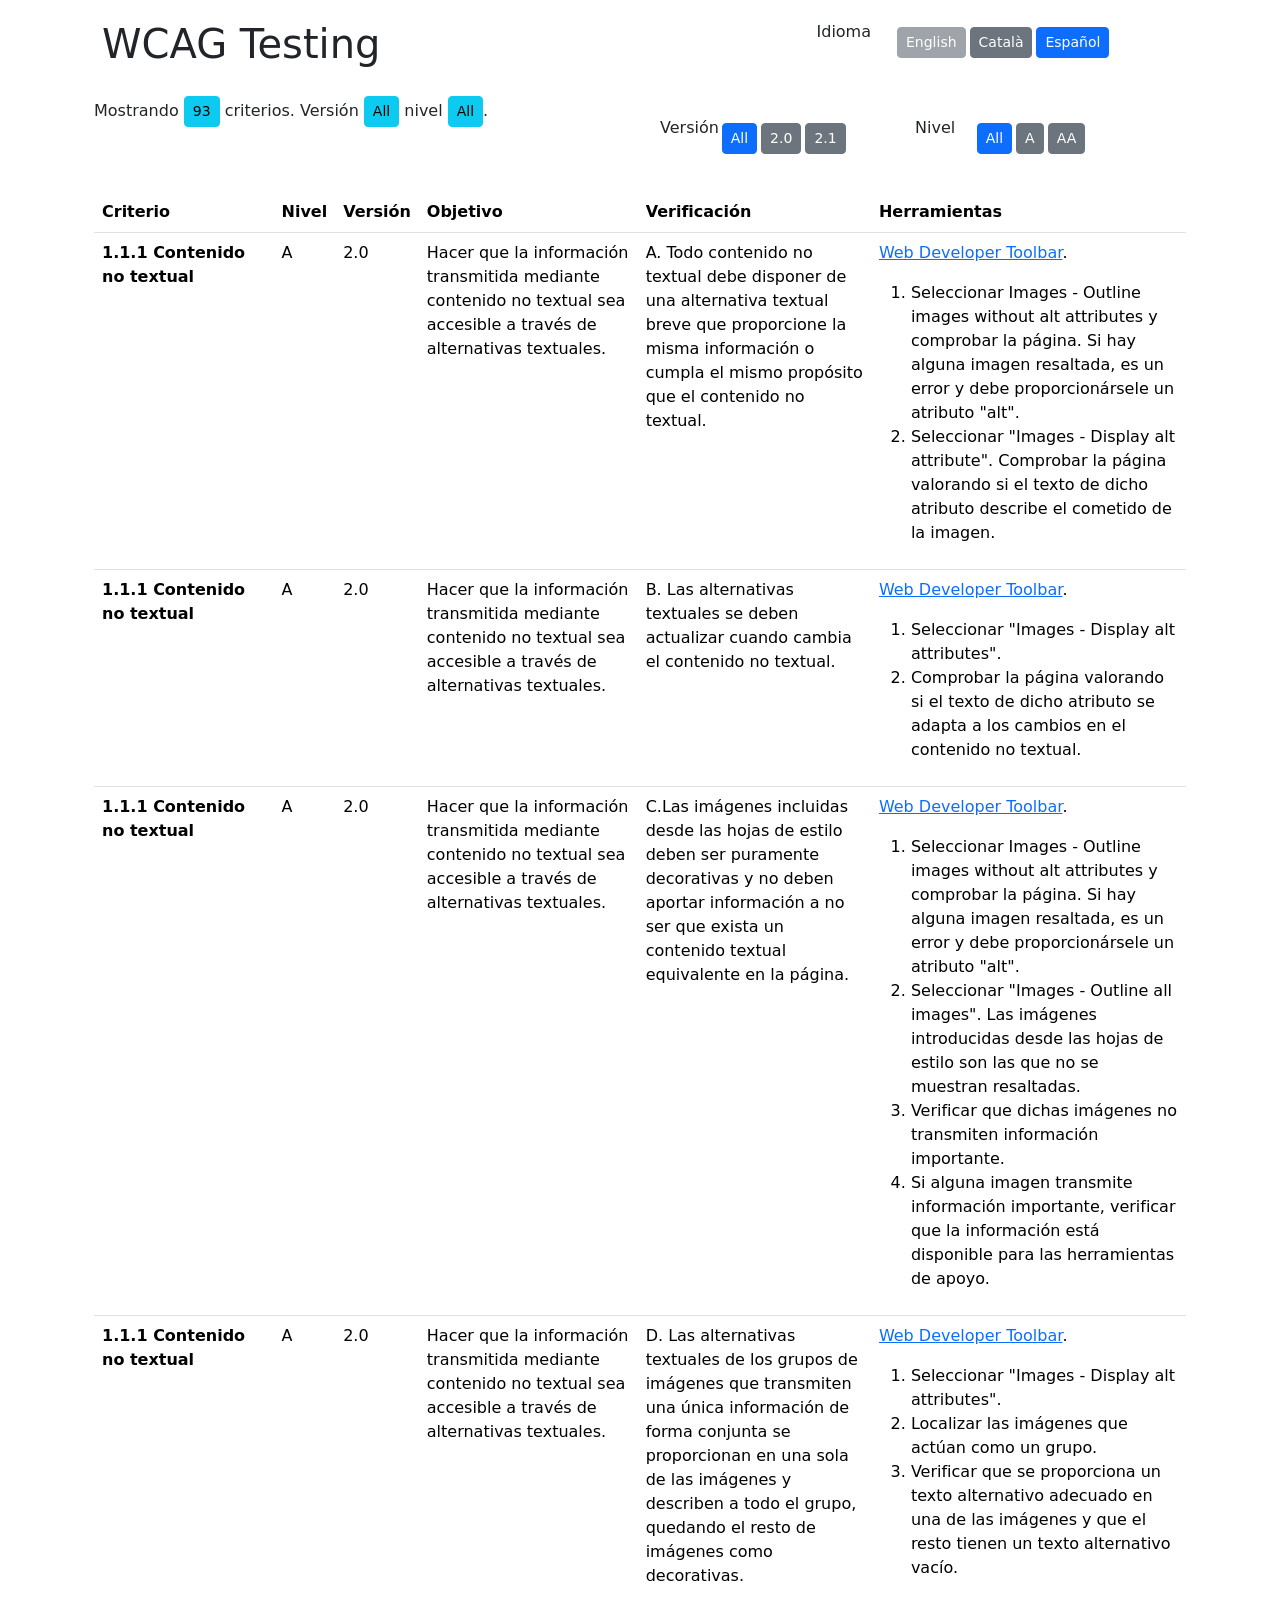
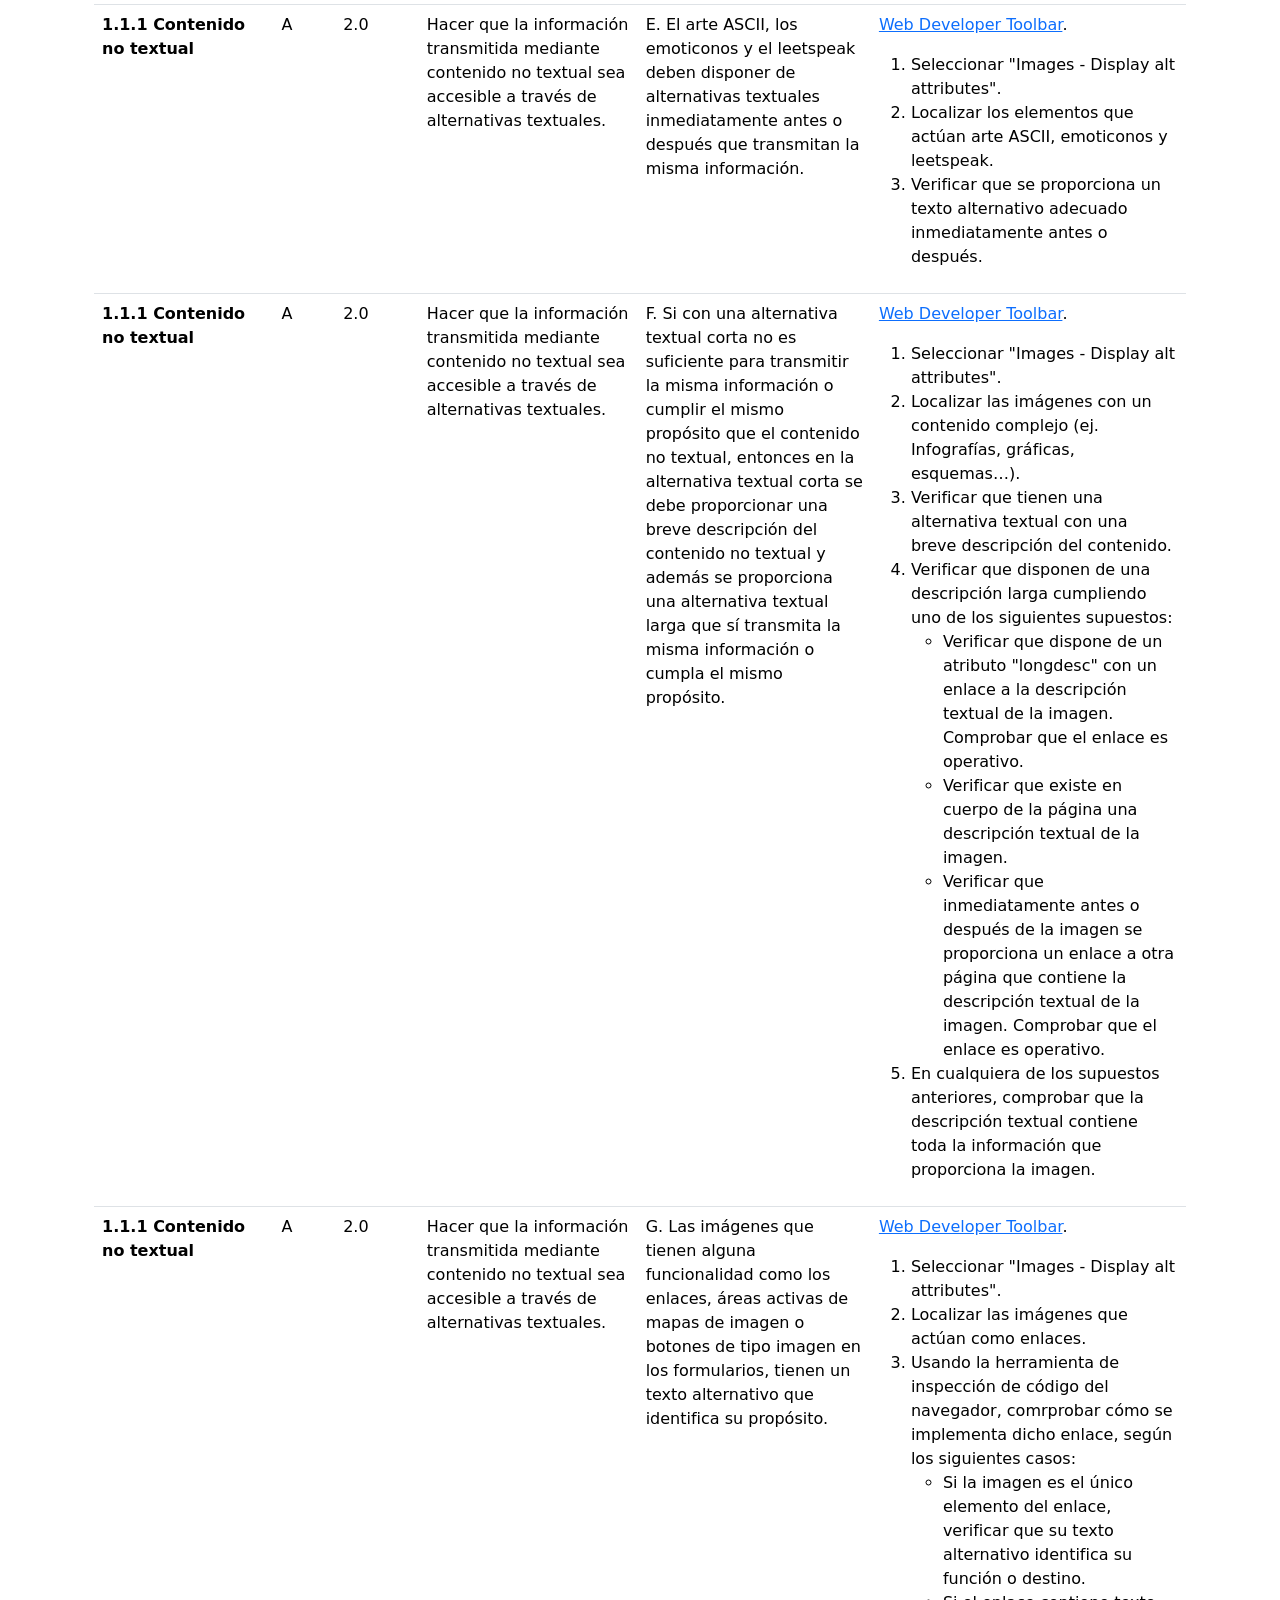
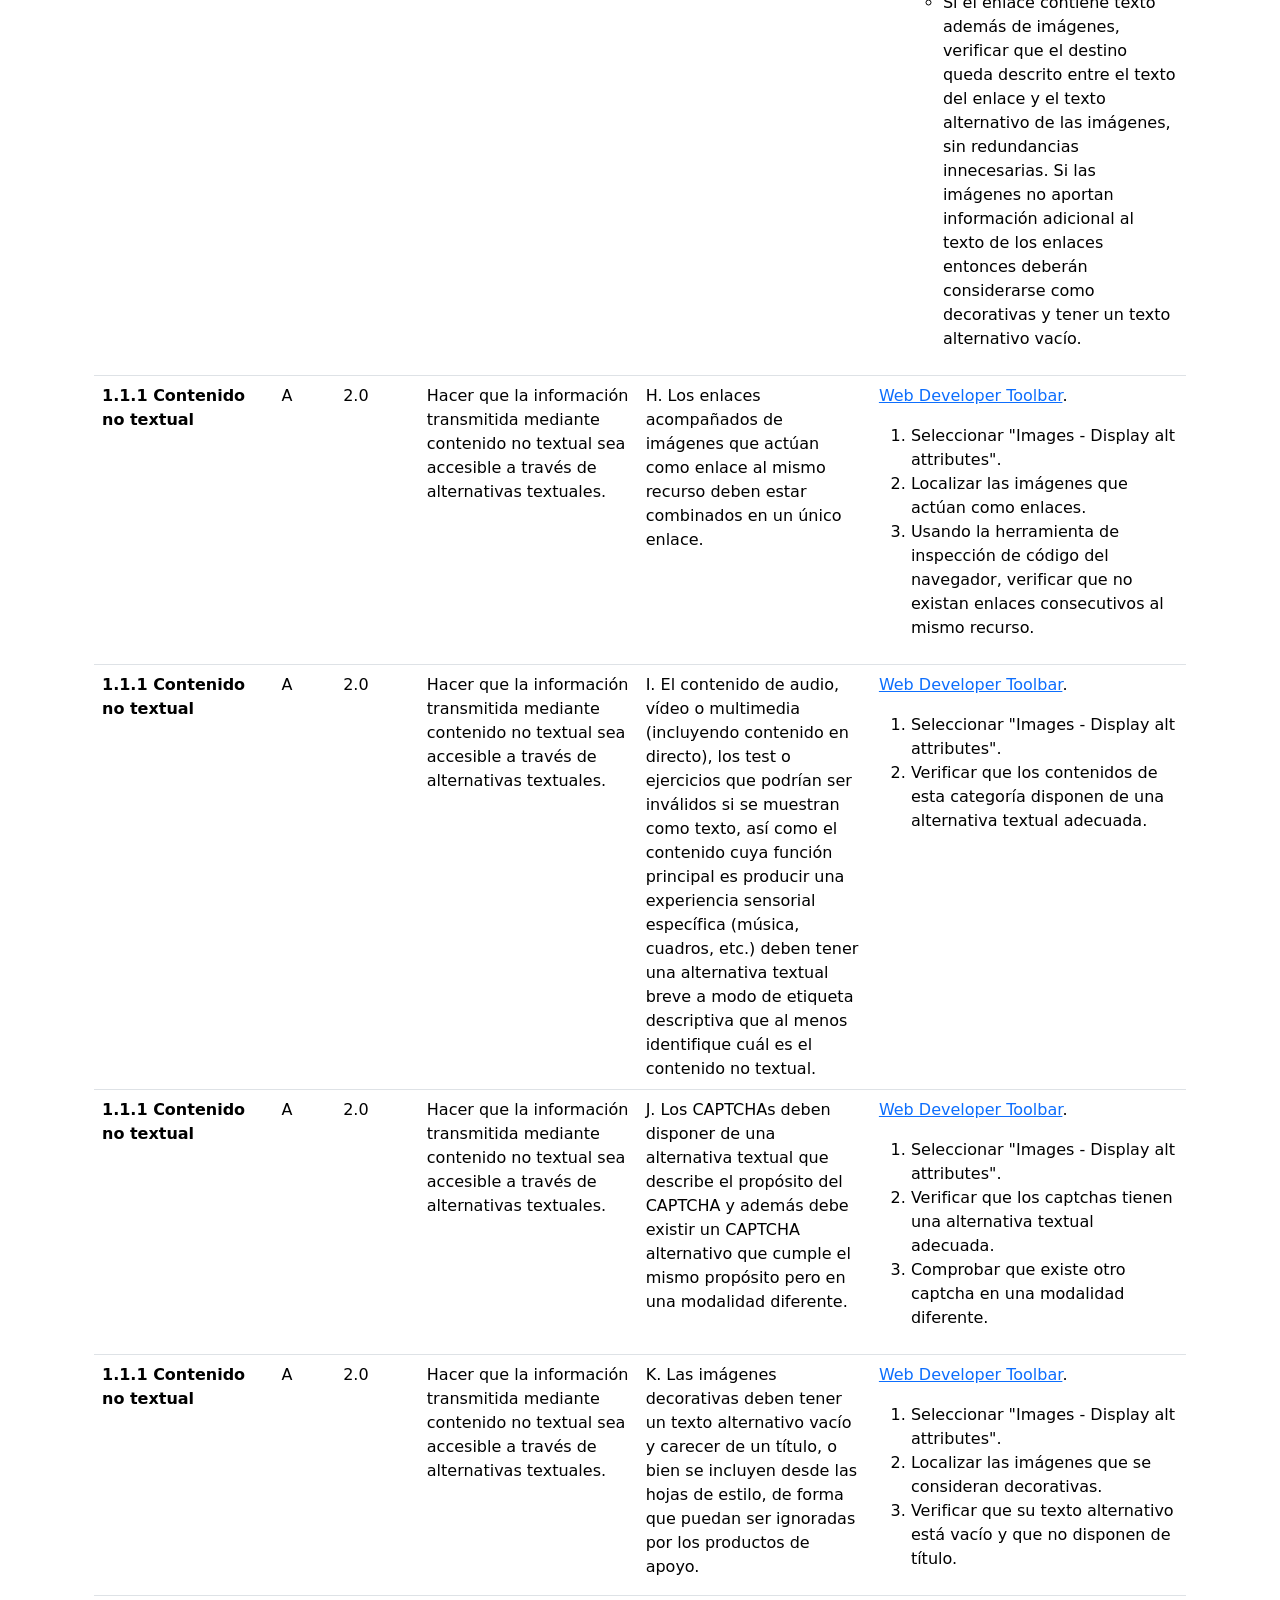
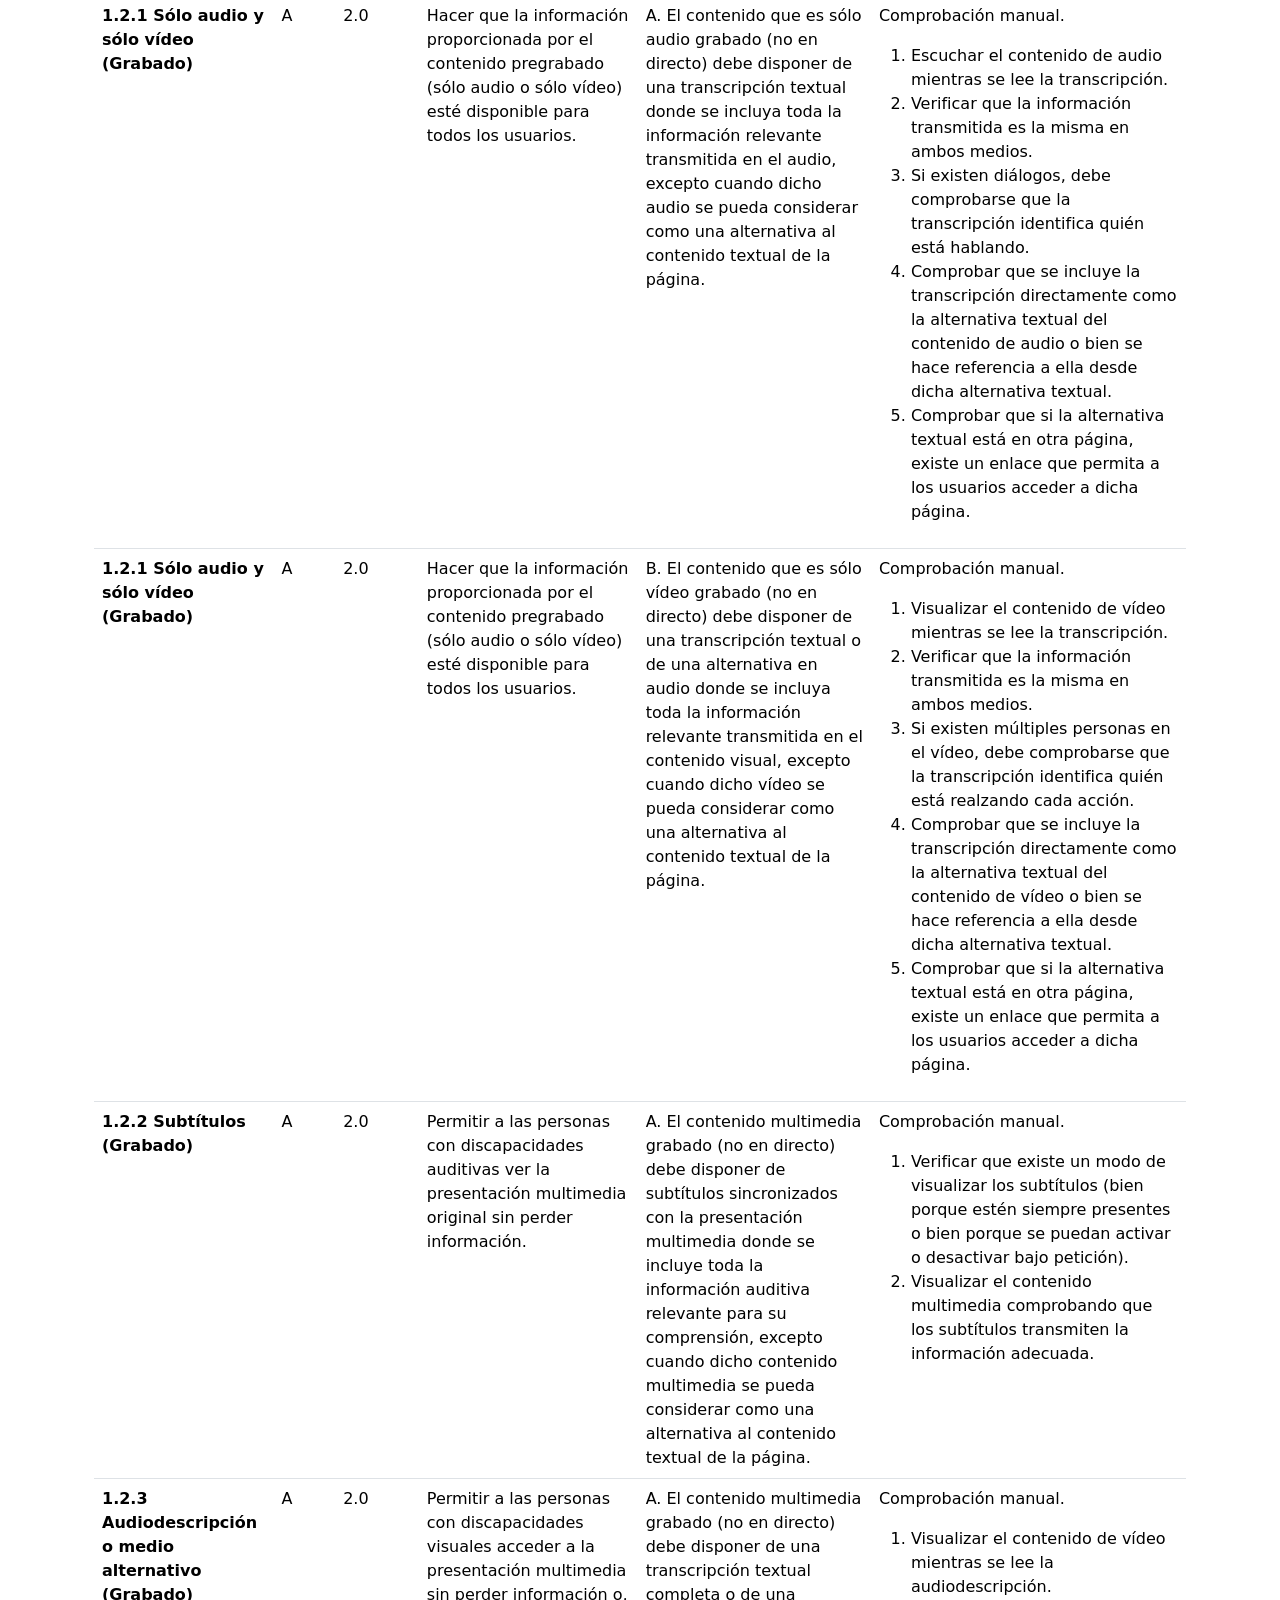
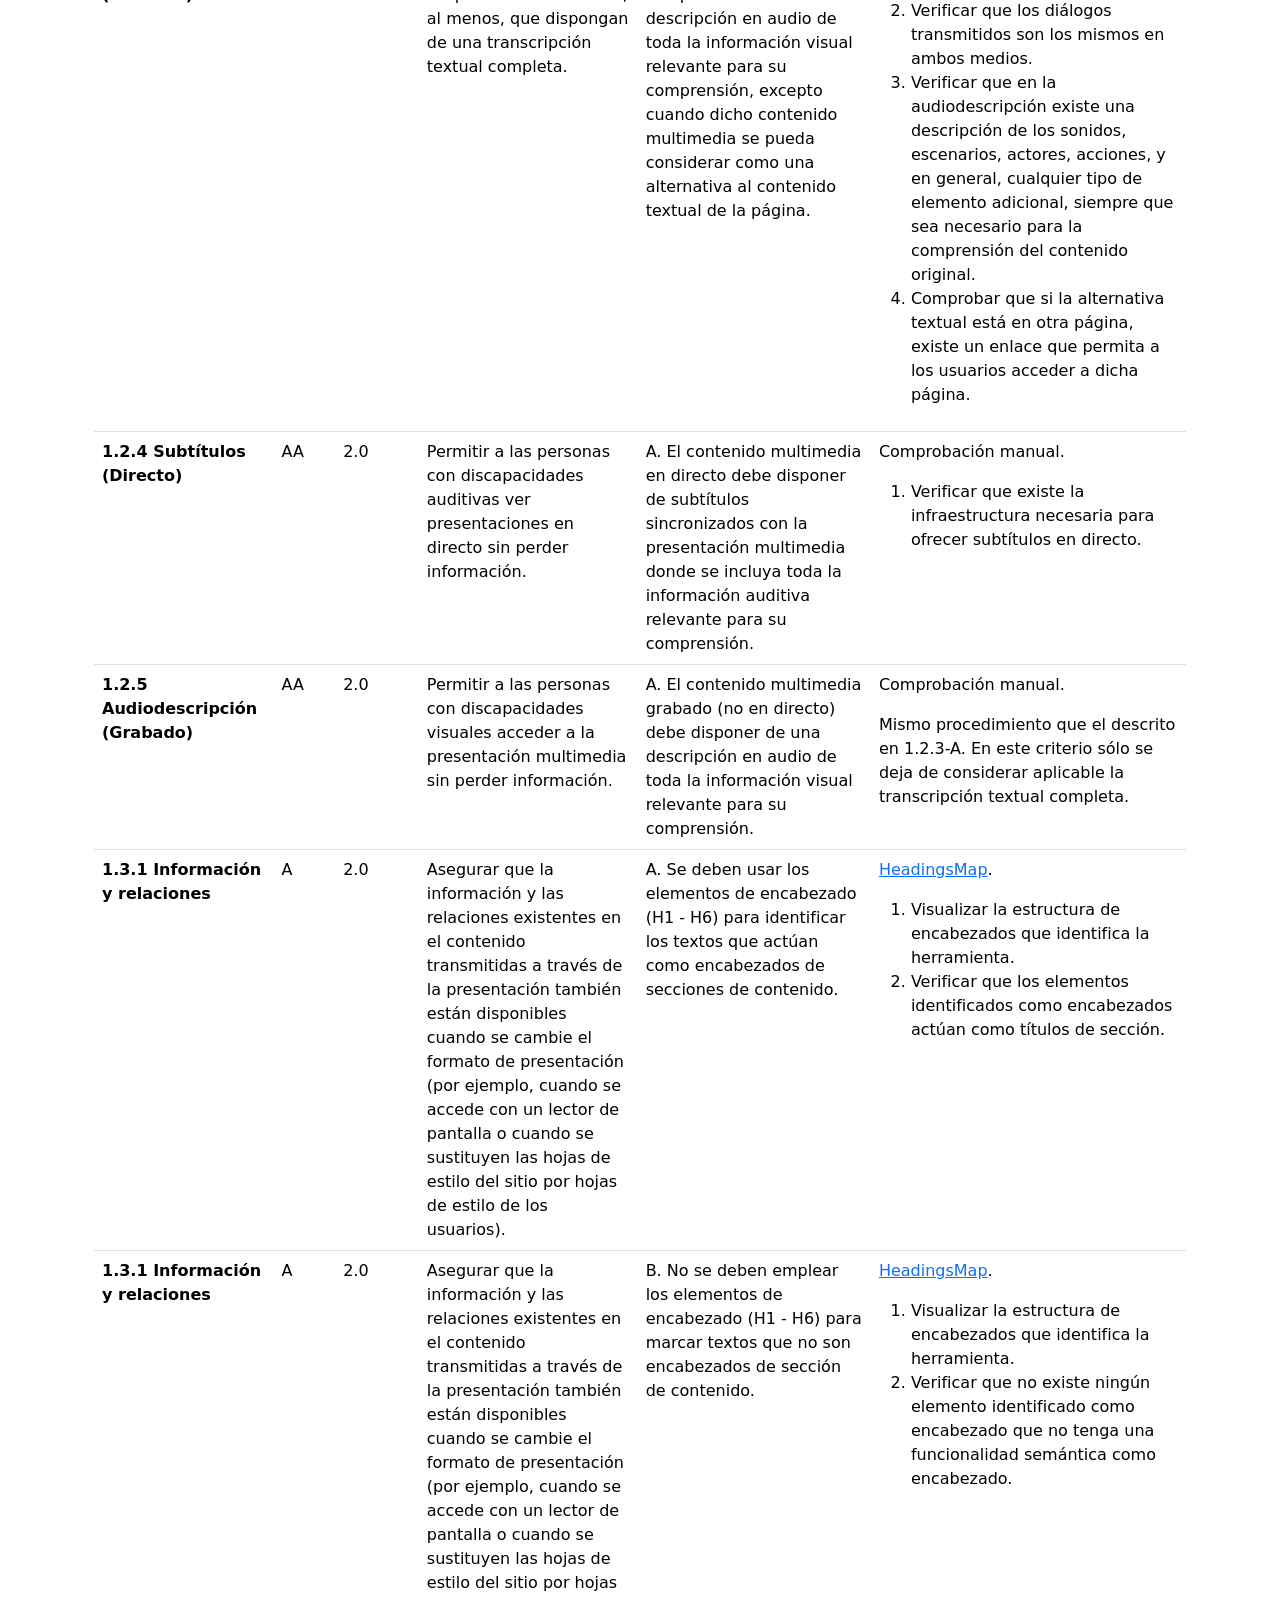
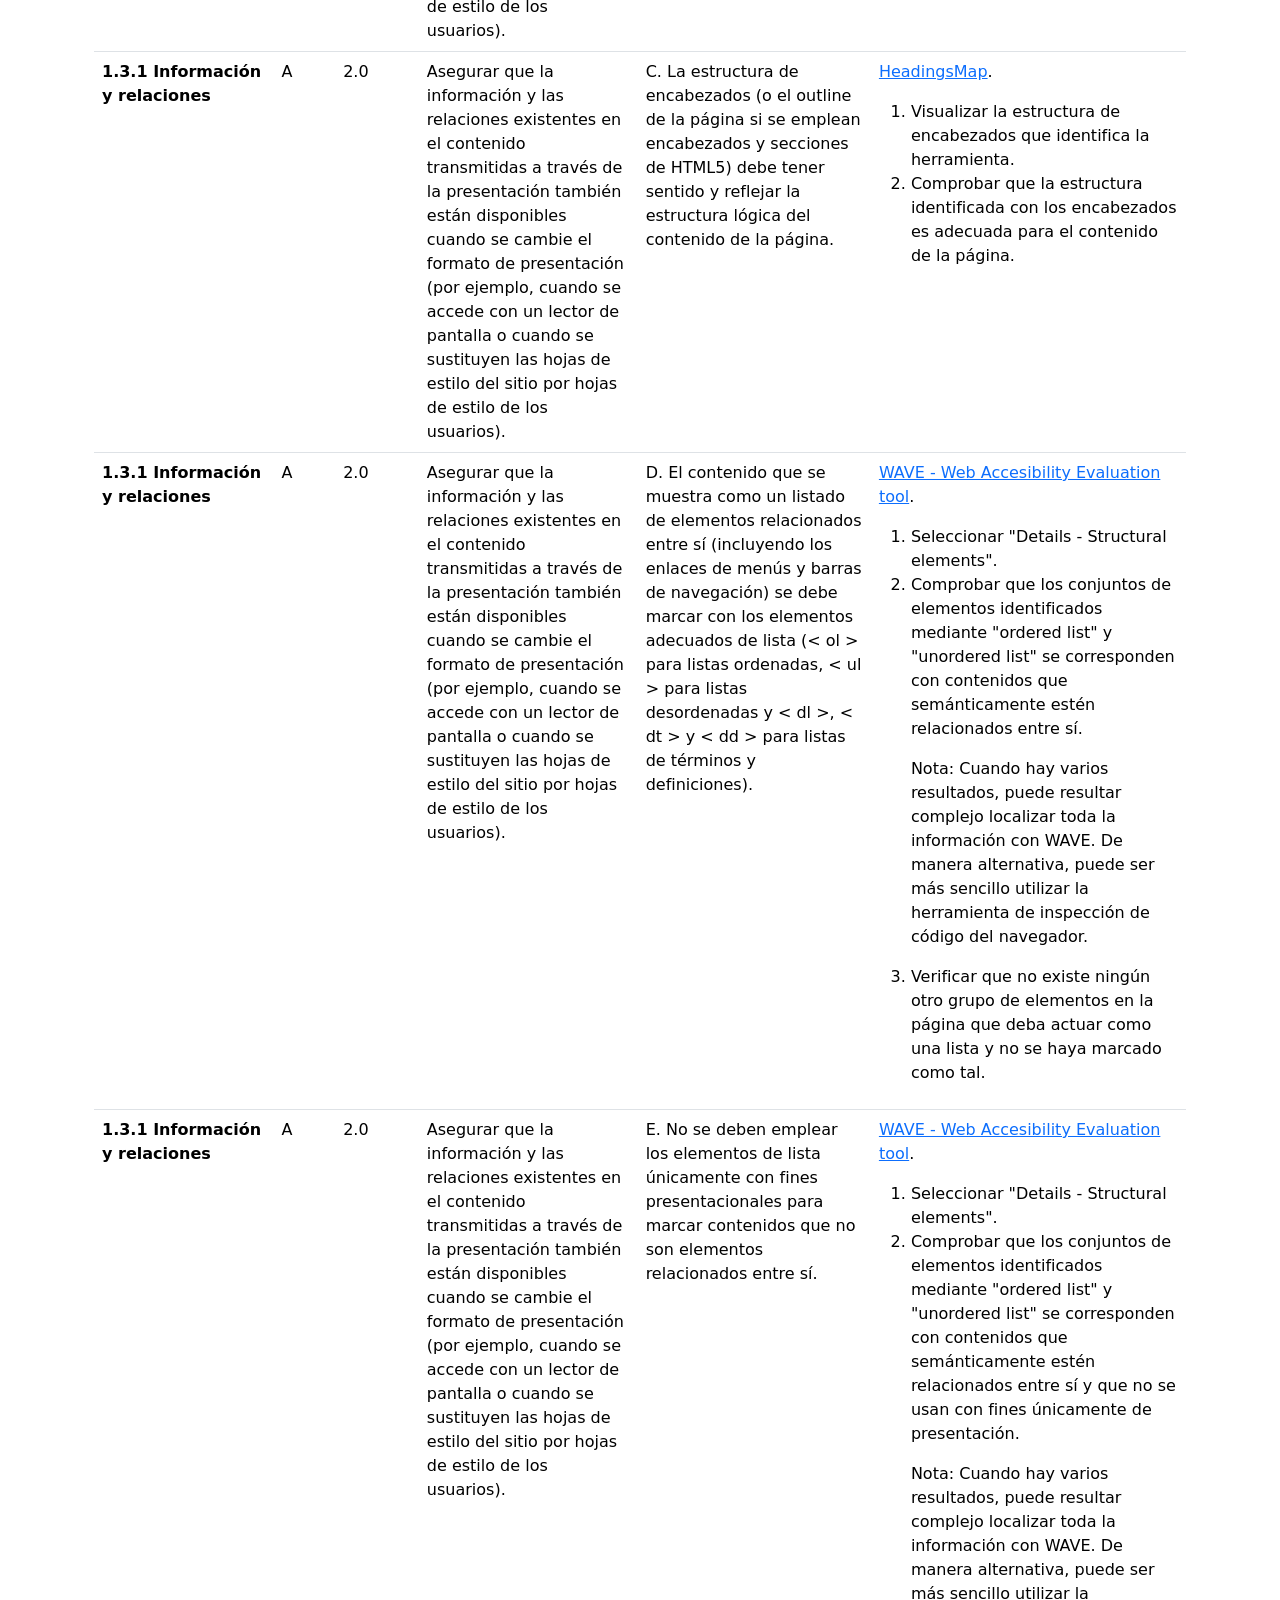
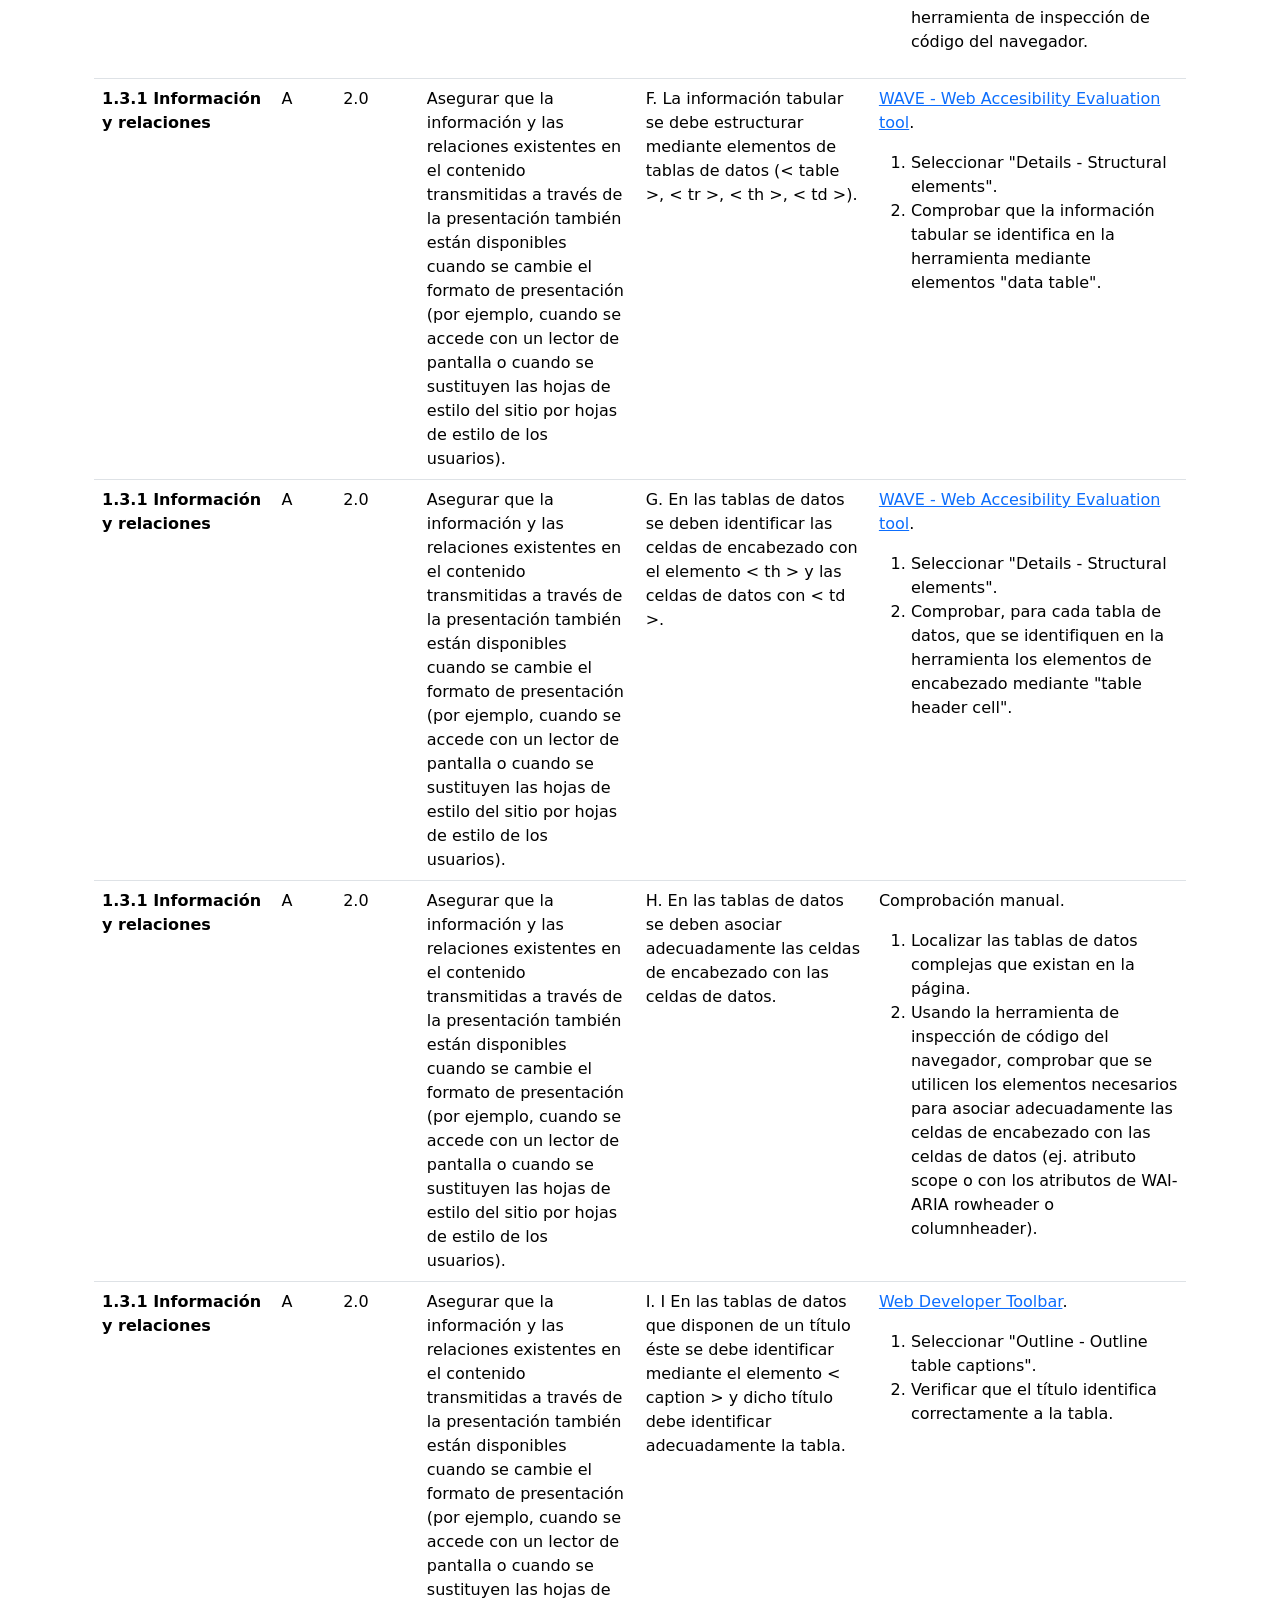
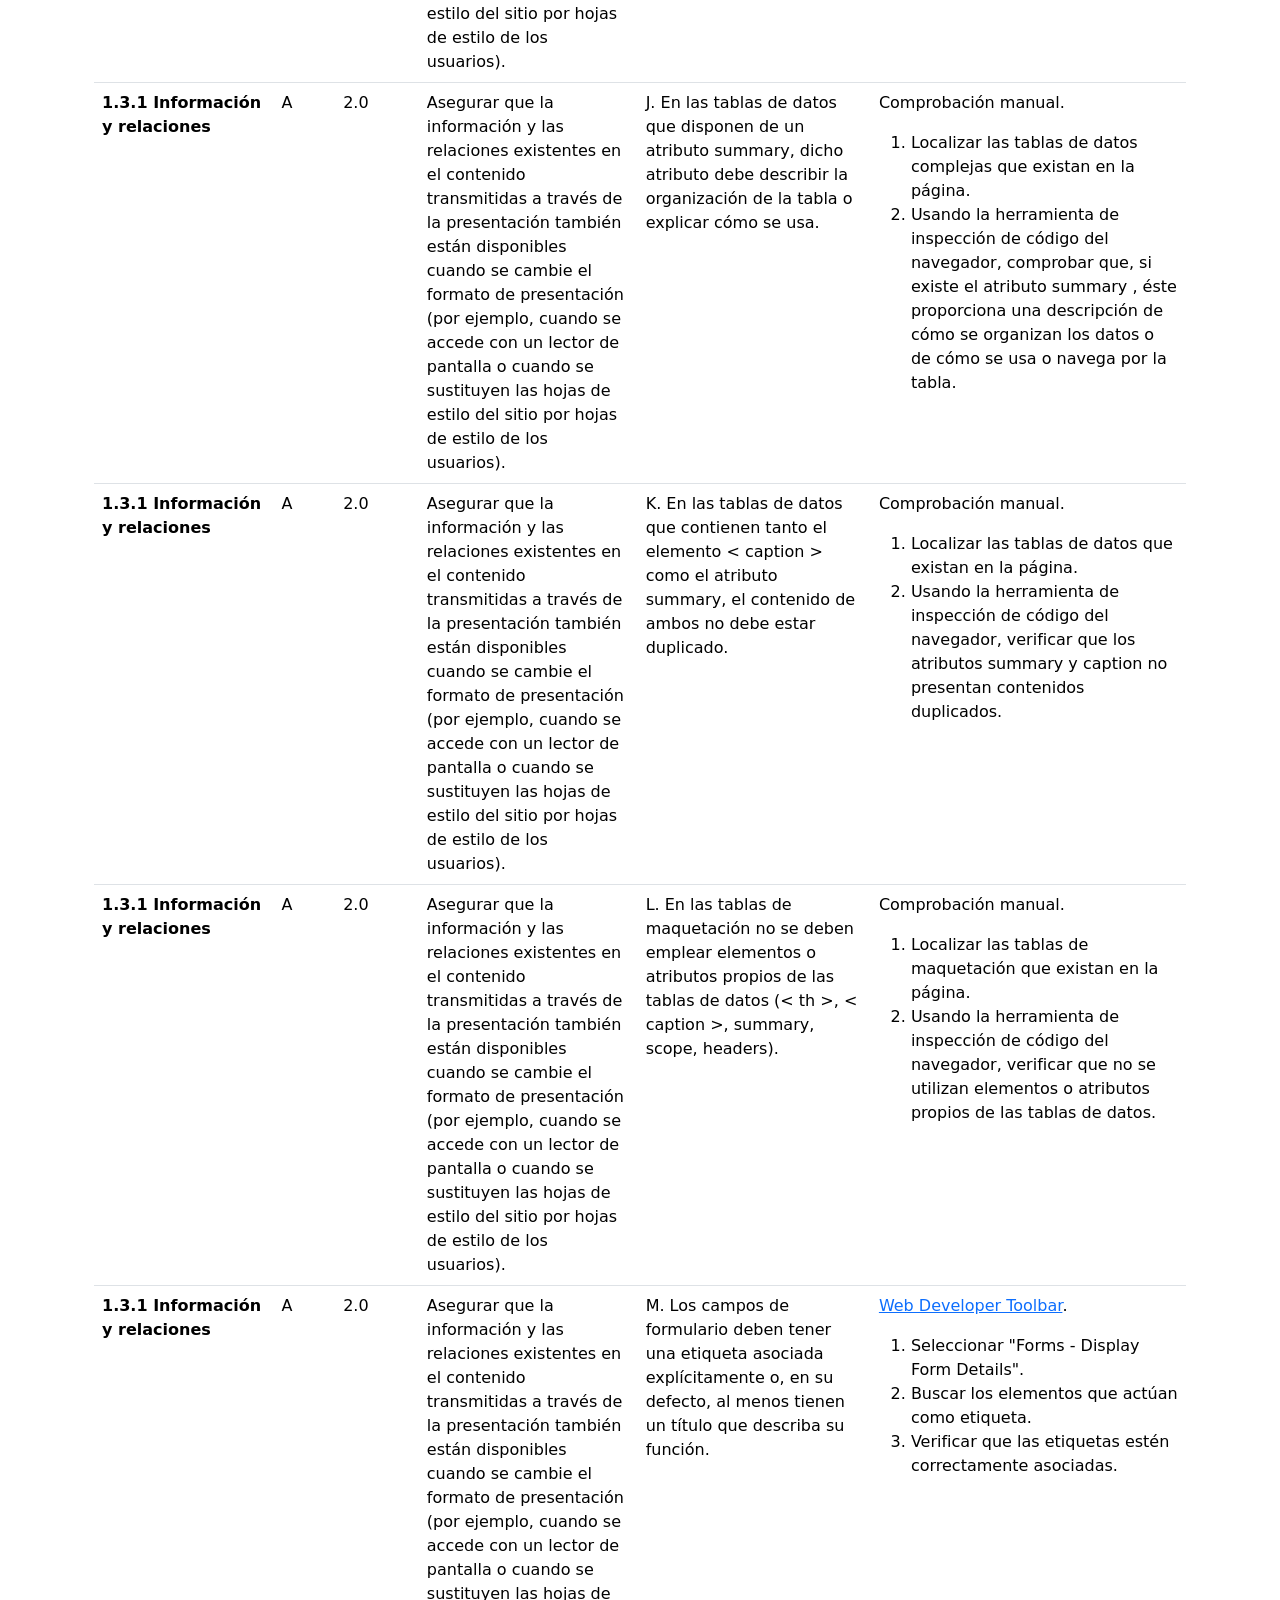
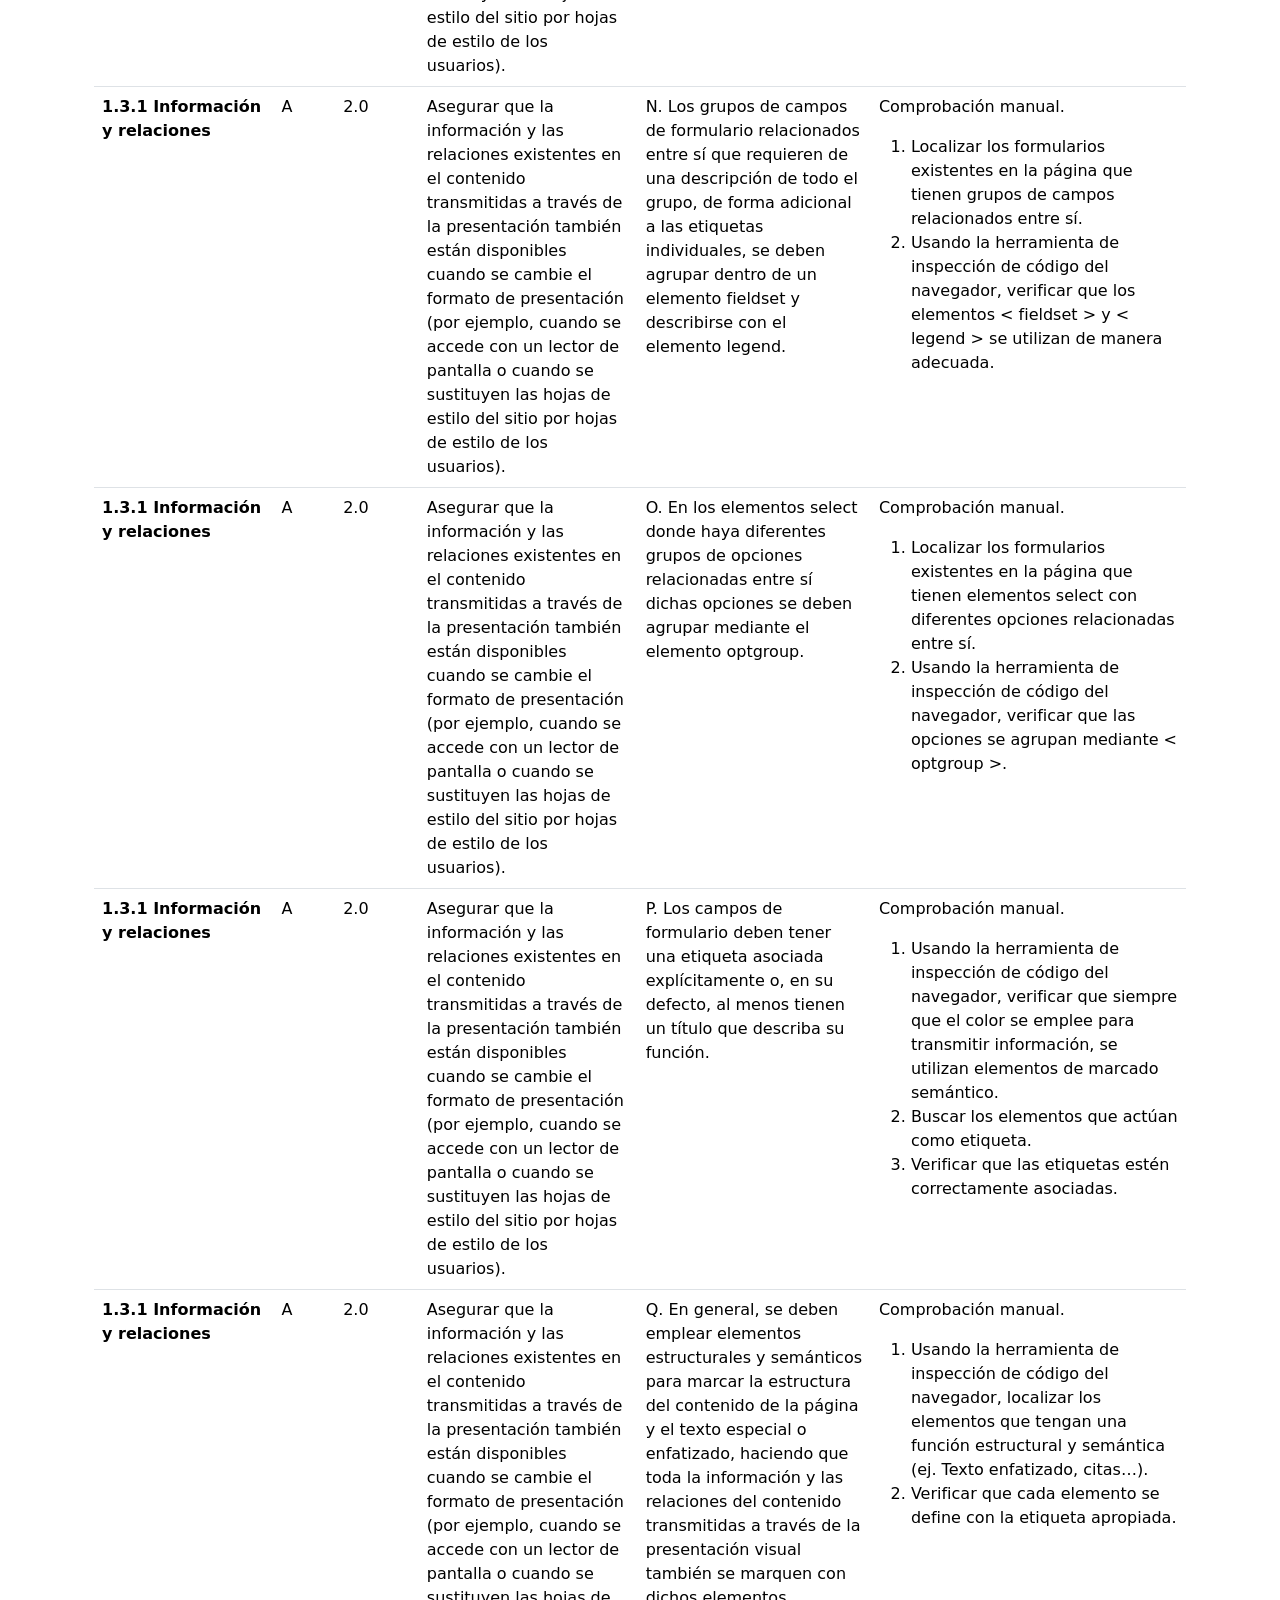
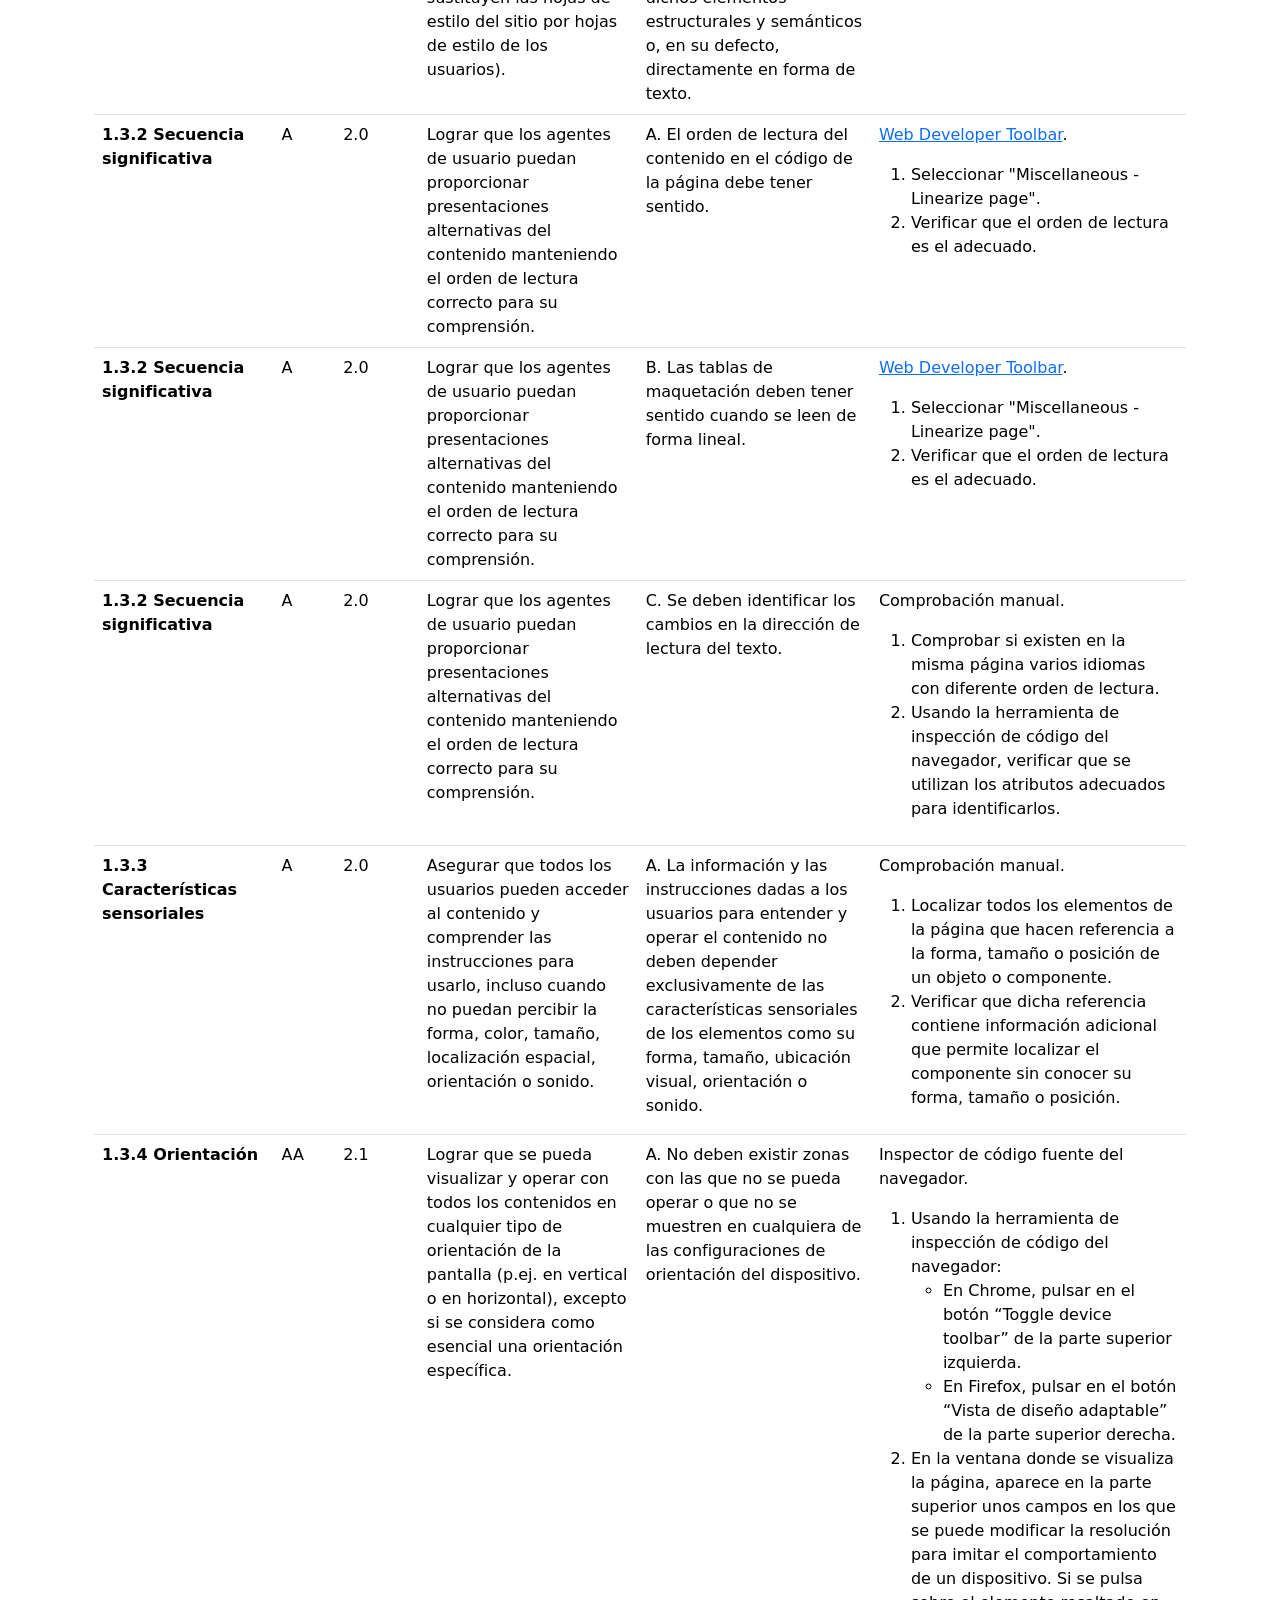
<file: index.html>
<!DOCTYPE html>
<html lang="es">
<head>
	<meta charset="UTF-8">
	<meta name="viewport" content="width=device-width, initial-scale=1.0">
	<link rel="shortcut icon" href="images/favicon.ico">
	<meta name="description" content="">
	<meta name="author" content="Melanie Caballero">
	<link href="https://cdn.jsdelivr.net/npm/bootstrap@5.0.2/dist/css/bootstrap.min.css" rel="stylesheet" integrity="sha384-EVSTQN3/azprG1Anm3QDgpJLIm9Nao0Yz1ztcQTwFspd3yD65VohhpuuCOmLASjC" crossorigin="anonymous">
	<link rel="stylesheet" type="text/css" href="https://cdn.datatables.net/1.11.5/css/jquery.dataTables.css">
	<script type="text/javascript" charset="utf8" src="https://code.jquery.com/jquery-3.5.1.js"></script>
	<script type="text/javascript" charset="utf8" src="https://cdn.datatables.net/1.11.5/js/jquery.dataTables.js"></script>

	<link rel="stylesheet" type="text/css" href="styles/styles.css">
	<title>WCAG Testing</title>
</head>
<body class="container">
	<header>
	</header>
	<main>
		<div class="container">
		
			<div class="row">
				<div class="col-6 row btns" style="padding:20px">
					<h1>WCAG Testing</h1>
				</div>
				<fieldset id="btnLang" class="col-6 row justify-content-end btns" style="padding:20px">
					<legend class="col" style="text-align: right;">Language</legend>
					<ul class="col">
						<li><button id="en" type="button" aria-pressed="false" onclick="btnLang(this)" class="btn btn-secondary btn-sm language" disabled>English</button></li>
						<li><button id="ca" type="button" aria-pressed="false" onclick="btnLang(this)" class="btn btn-secondary btn-sm language">Català</button></li>
						<li><button id="es" type="button" aria-pressed="false" onclick="btnLang(this)" class="btn btn-secondary btn-sm language">Español</button></li>
					</ul>
				</fieldset>
			</div>
	
			<div class="row">
				<div class="col-6">
					<p id="resume" role="status"></p>
				</div>
			
				<fieldset id="btnVersion" class="col-3 row btns" style="padding:20px">
					<legend class="col-3">Version</legend>
					<ul class="col justify-content-start">
						<li><button type="button" aria-pressed="false" onclick="btnVersion(this)" class="btn btn-secondary btn-sm version">All</button></li>
						<li><button type="button" aria-pressed="false" onclick="btnVersion(this)" class="btn btn-secondary btn-sm version">2.0</button></li>
						<li><button type="button" aria-pressed="false" onclick="btnVersion(this)" class="btn btn-secondary btn-sm version">2.1</button></li>
						<!--<li><button type="button" aria-pressed="false" onclick="btnVersion(this)" class="btn btn-secondary btn-sm version">2.2</button></li>-->
					</ul>
				</fieldset>
	
				<fieldset id="btnLevel" class="col-3 row justify-content-end btns" style="padding:20px">
					<legend class="col-3">Level</legend>
					<ul class="col">
						<li><button type="button" aria-pressed="false" onclick="btnLevel(this)" class="btn btn-secondary btn-sm level">All</button></li>
						<li><button type="button" aria-pressed="false" onclick="btnLevel(this)" class="btn btn-secondary btn-sm level">A</button></li>
						<li><button type="button" aria-pressed="false" onclick="btnLevel(this)" class="btn btn-secondary btn-sm level">AA</button></li>
						<!--<li><button type="button" aria-pressed="false" onclick="btnLevel(this)" class="btn btn-secondary btn-sm level">AAA</button></li>-->
					</ul>
				</fieldset>
			</div>

	
			<div style="overflow-x: auto;">
				<table id="wcagTable" class="display table" style="width:100%">
					<thead id="thead"></thead>
					<tbody id="tbody"></tbody>
				</table>
			</div>
			
		</div>
		
	</main>
	<footer class="row text-center p-3">
		<p class="col-4"><a title="Github Melanie Caballero" target="_blank" href="https://github.com/mel-caballero">Melanie Caballero</a></p>
		<p class="col-4">2022</p>
		<p class="col-4"><a title="Fuentes de información" target="_blank" href="fuentes.html">Fuentes</a></p>

	</footer>
	<script src="./data/content_es.js"></script>
	<script src="./data/content_ca.js"></script>
	<script src="./data/content_en.js"></script>
	<script src="./scripts/script.js"></script>
</body>
</html>
</file>
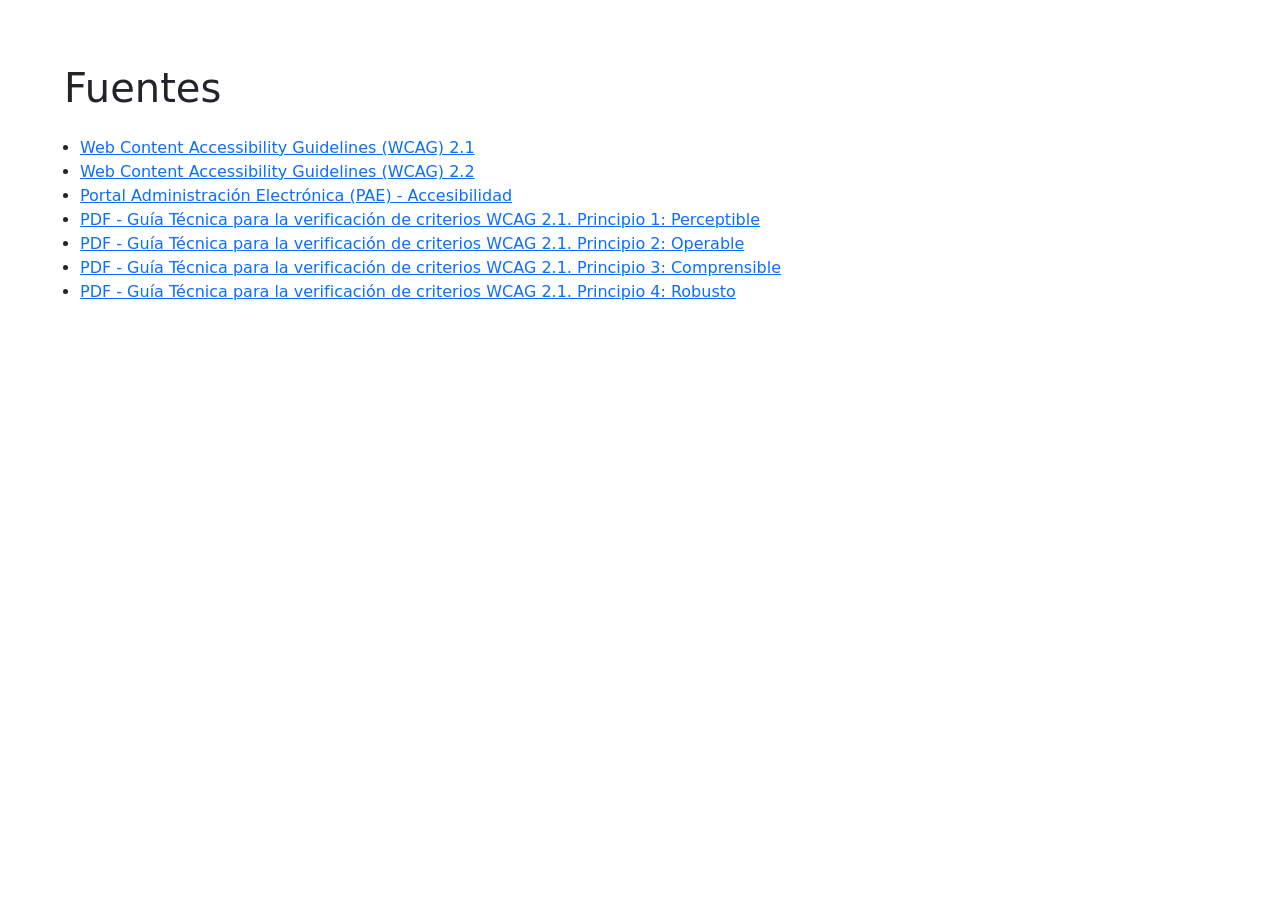
<file: fuentes.html>
<!DOCTYPE html>
<html lang="es">
<head>
  <title>Fuentes</title>
  <meta charset="utf-8">
	<meta name="viewport" content="width=device-width, initial-scale=1">
	<link rel="shortcut icon" href="images/favicon.ico">
	<link href="https://cdn.jsdelivr.net/npm/bootstrap@5.0.2/dist/css/bootstrap.min.css" rel="stylesheet" integrity="sha384-EVSTQN3/azprG1Anm3QDgpJLIm9Nao0Yz1ztcQTwFspd3yD65VohhpuuCOmLASjC" crossorigin="anonymous">
</head>
<body class="p-5">
  <h1 class="p-3">Fuentes</h1>
  <ul>
    <li>
      <a title="Web Content Accessibility Guidelines (WCAG) 2.1" target="_blank" href="https://www.w3.org/TR/WCAG21/">
      Web Content Accessibility Guidelines (WCAG) 2.1</a>
    </li>
    <li>
      <a title="Web Content Accessibility Guidelines (WCAG) 2.2" target="_blank" href="https://www.w3.org/TR/WCAG22/">
      Web Content Accessibility Guidelines (WCAG) 2.2</a>
    </li>
    <li>
      <a title="Portal Administración Electrónica (PAE) - Accesibilidad" target="_blank" href="https://administracionelectronica.gob.es/pae_Home/pae_Estrategias/pae_Accesibilidad.html">
      Portal Administración Electrónica (PAE) - Accesibilidad</a>
    </li>
    <li>
      <a title="Guía Técnica para la verificación de criterios WCAG 2.1. Principio 1: Perceptible" target="_blank" href="https://administracionelectronica.gob.es/pae_Home/dam/jcr:ec04c677-64b1-4be2-a51f-1352144e4556/Guia_Tecnica_-_Principio_Perceptible.pdf">
      PDF - Guía Técnica para la verificación de criterios WCAG 2.1. Principio 1: Perceptible</a>
    </li>
    <li>
      <a title="Guía Técnica para la verificación de criterios WCAG 2.1. Principio 2: Operable" target="_blank" href="https://administracionelectronica.gob.es/pae_Home/dam/jcr:ffb08d21-f9bf-4258-b111-246504fca67e/Guia_Tecnica_-_Principio_Operable.pdf">
      PDF - Guía Técnica para la verificación de criterios WCAG 2.1. Principio 2: Operable</a>
    </li>
    <li>
      <a title="Guía Técnica para la verificación de criterios WCAG 2.1. Principio 3: Comprensible" target="_blank" href="https://administracionelectronica.gob.es/pae_Home/dam/jcr:0218c154-89cf-4a2f-937d-74b57f0a41e9/Guia_Tecnica_-_Principio_Comprensible.pdf">
      PDF - Guía Técnica para la verificación de criterios WCAG 2.1. Principio 3: Comprensible</a>
    </li>
    <li>
      <a title="Guía Técnica para la verificación de criterios WCAG 2.1. Principio 4: Robusto" target="_blank" href="https://administracionelectronica.gob.es/pae_Home/dam/jcr:2c13789f-3f56-463b-89f6-9ac75a2ffb45/Guia_Tecnica_-_Principio_Robusto.pdf">
      PDF - Guía Técnica para la verificación de criterios WCAG 2.1. Principio 4: Robusto</a>
    </li>
  </ul>  
</body>
</html>
</file>
<file: styles/styles.css>
button{	
  margin-top: 5px;
}

legend{	
  margin-top: 5px;
  font-size:inherit;
}

.btns ul {
  list-style-type: none;
}

.btns li {
  float: left;
  padding: 2px;
}
#columns li {
  padding-right: 30px;
}
</file>
